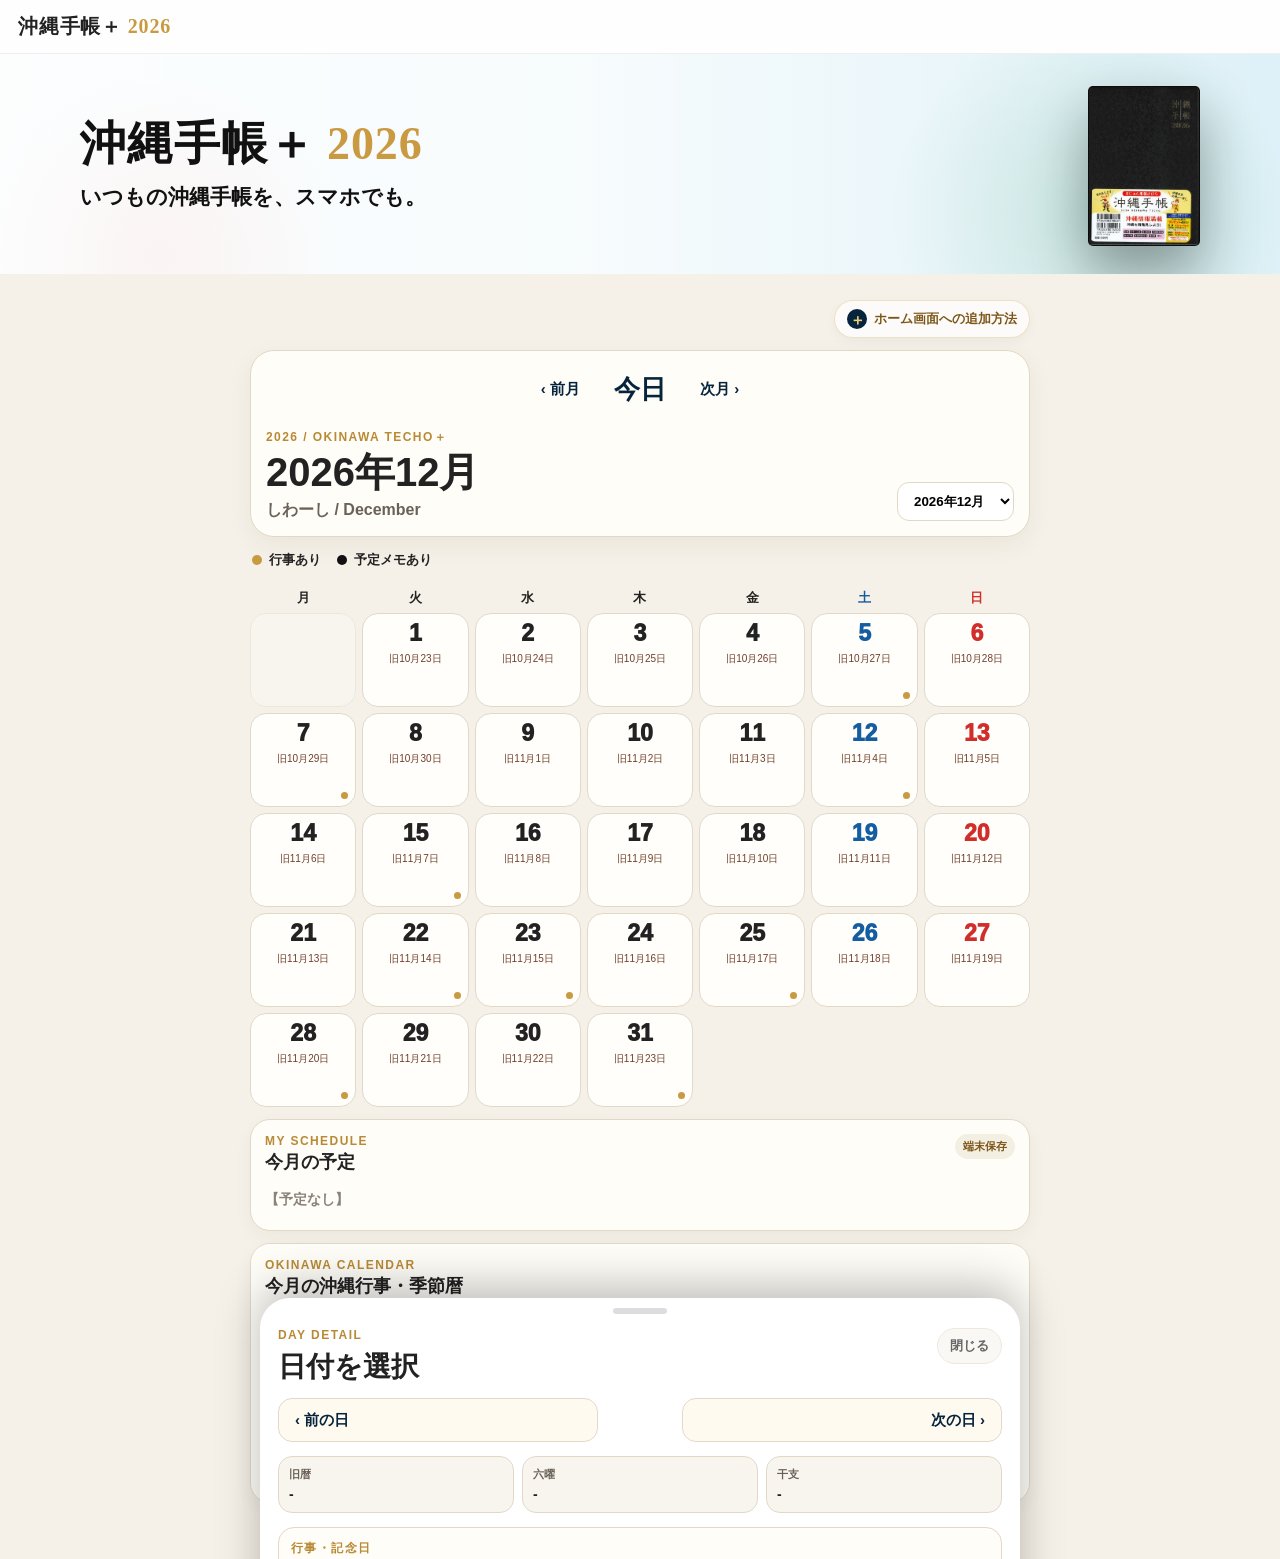
<file: index.html>
<!doctype html>
<html lang="ja">
<head>
  <meta charset="utf-8">
  <meta name="viewport" content="width=device-width,initial-scale=1">
  <title>沖縄手帳＋ 2026</title>
  <meta name="description" content="いつもの沖縄手帳を、スマホでも。旧暦・六曜・沖縄行事・季節暦を確認できる沖縄手帳Web版プレ。">
  <link rel="stylesheet" href="style.css?v=1.0.4">
</head>
<body>

<header class="appHeader">
  <div class="brandMini">沖縄手帳＋ <span>2026</span></div>
</header>

<section class="hero">
  <div class="heroBg"></div>
  <div class="heroInner">
    <div class="heroText">
      <div class="eyebrow">OKINAWA TECHO PLUS</div>
      <h1>沖縄手帳＋ <span>2026</span></h1>
      <p class="lead">いつもの沖縄手帳を、スマホでも。</p>
      <p class="copy">旧暦・六曜・沖縄行事・季節暦を、毎日の予定と一緒に。沖縄の暮らしに寄り添う、Web版プレです。</p>
      <div class="featurePills">
        <div>旧暦</div><div>六曜</div><div>沖縄行事</div><div>季節暦</div>
      </div>
    </div>
    <div class="bookVisual">
      <div class="bookGlow"></div>
      <div class="bookCard"><img src="assets/okinawa-techo-cover.jpeg" alt="沖縄手帳 実物イメージ"></div>
    </div>
  </div>
</section>

<main id="app" class="app">
  <section class="installMini" id="installGuide">
    <button type="button" aria-label="ホーム画面への追加方法">
      <span class="installMiniIcon">＋</span>
      <span>ホーム画面への追加方法</span>
    </button>
  </section>

  <section class="monthPanel">
    <div class="monthNav">
      <button id="prevMonth" type="button">‹ 前月</button>
      <button id="todayBtn" type="button">今日</button>
      <button id="nextMonth" type="button">次月 ›</button>
    </div>
    <div class="monthTitleArea">
      <div>
        <div id="monthBrandLine" class="small">2026 / OKINAWA TECHO＋</div>
        <h2 id="monthTitle">2026年8月</h2>
        <p id="monthMeta">そーぐゎち / January</p>
      </div>
      <select id="monthSelect" aria-label="月を選択"></select>
    </div>
  </section>

  <section class="legendBox">
    <div><span class="dot gold"></span>行事あり</div>
    <div><span class="dot black"></span>予定メモあり</div>
  </section>

  <section class="weekHeader">
    <div>月</div><div>火</div><div>水</div><div>木</div><div>金</div><div>土</div><div>日</div>
  </section>

  <section id="calendarGrid" class="calendarGrid"></section>

  <section class="monthListCard monthlySchedule">
    <div class="listHeader">
      <div>
        <div class="small">MY SCHEDULE</div>
        <h3>今月の予定</h3>
      </div>
      <span class="listNote">端末保存</span>
    </div>
    <ul id="monthlyMemoList" class="compactList"></ul>
  </section>

  <section class="monthListCard monthlyInfo">
    <div class="listHeader">
      <div>
        <div class="small">OKINAWA CALENDAR</div>
        <h3>今月の沖縄行事・季節暦</h3>
      </div>
    </div>
    <ul id="seasonText" class="compactList"></ul>
  </section>

  <div id="detailBackdrop" class="detailBackdrop"></div>

  <section id="detailPanel" class="detailPanel">
    <div class="handle"></div>
    <div class="detailHead">
      <div>
        <div class="small">DAY DETAIL</div>
        <h3 id="detailTitle">日付を選択</h3>
      </div>
      <button id="closeDetail" type="button">閉じる</button>
    </div>
    <nav class="dayNav" aria-label="日付を移動">
      <button id="prevDay" type="button">‹ 前の日</button>
      <span id="saveStatus" class="saveStatus" aria-live="polite"></span>
      <button id="nextDay" type="button">次の日 ›</button>
    </nav>
    <div class="infoGrid">
      <div><span>旧暦</span><strong id="detailLunar">-</strong></div>
      <div><span>六曜</span><strong id="detailRokuyo">-</strong></div>
      <div><span>干支</span><strong id="detailZodiac">-</strong></div>
    </div>
    <div class="eventBox">
      <div class="small">行事・記念日</div>
      <ul id="detailEvents"></ul>
    </div>
    <label class="memoLabel">予定メモ</label>
    <textarea id="memo" placeholder="この日の予定やメモを入力"></textarea>
    <button id="saveMemo" class="saveBtn" type="button">この端末に保存</button>
  </section>
</main>

<script src="data.js?v=1.0.4"></script>
<script src="script.js?v=1.0.4"></script>
</body>
</html>
</file>
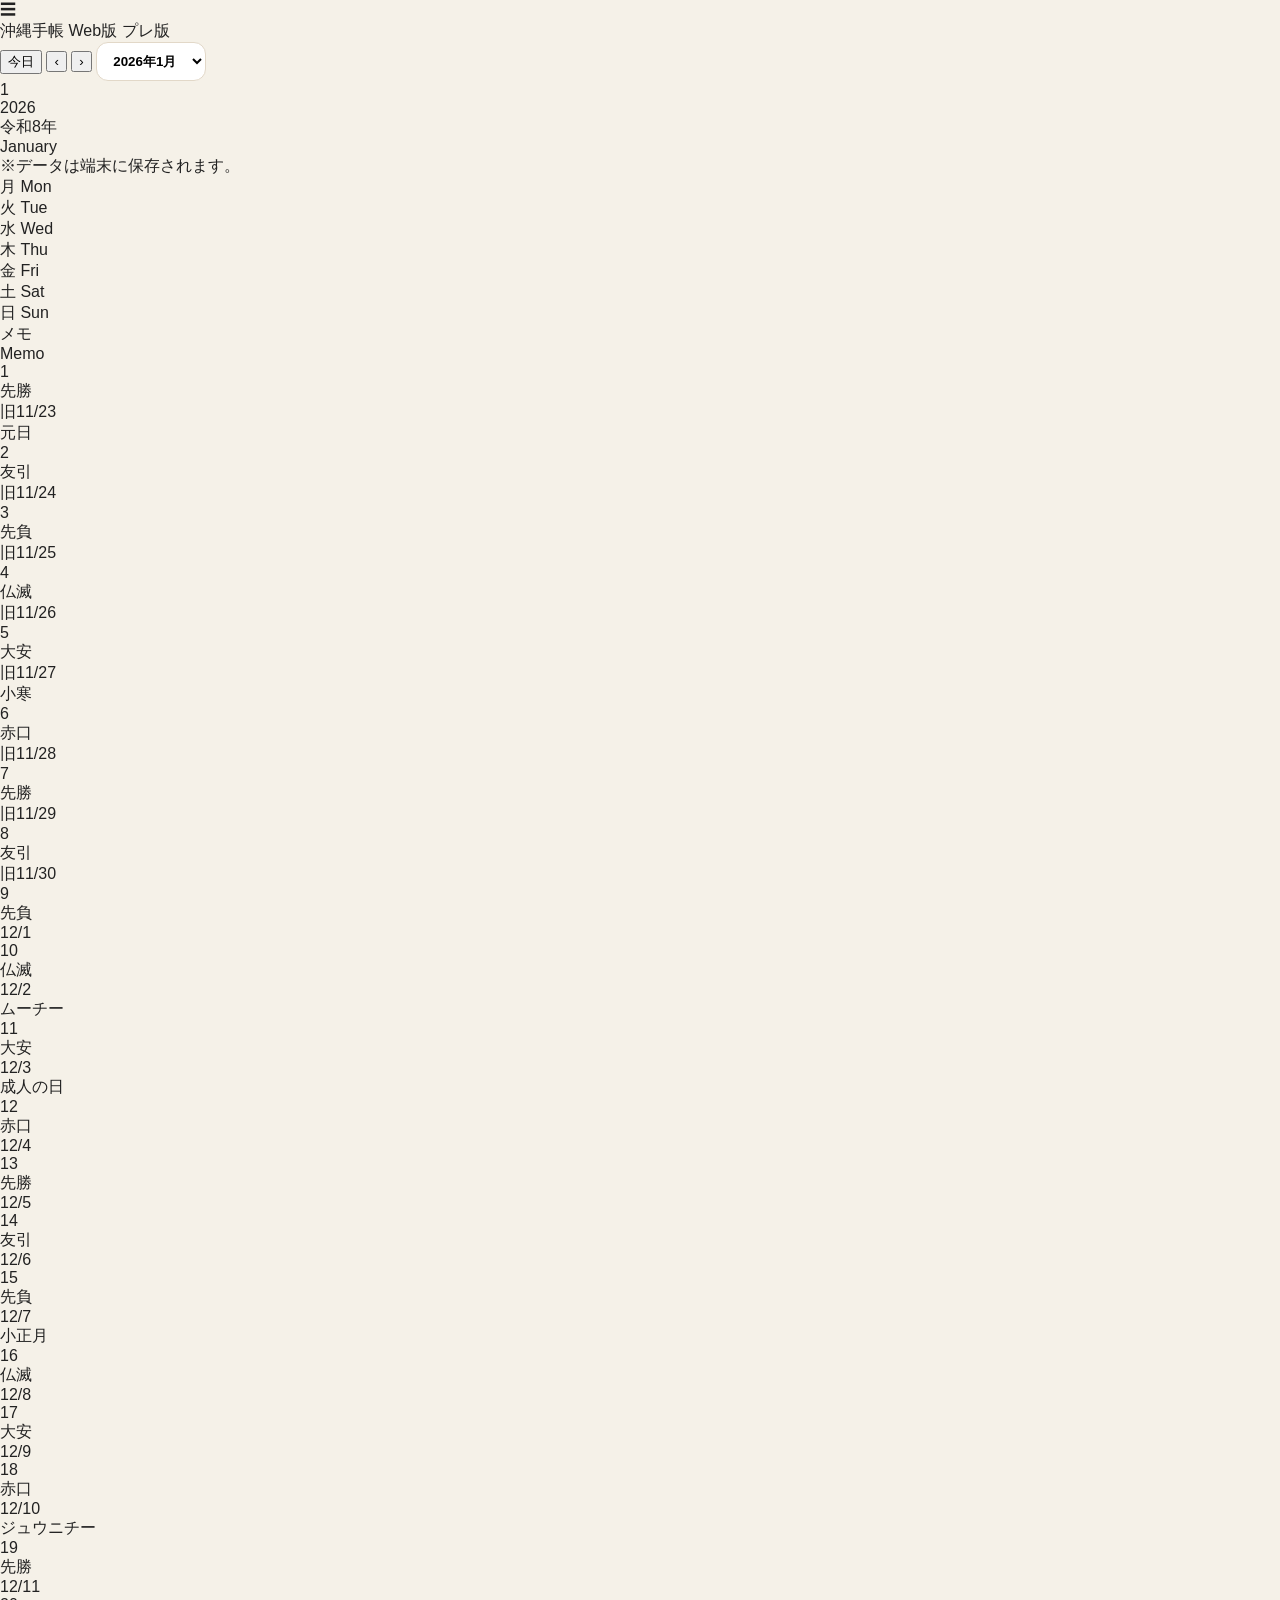
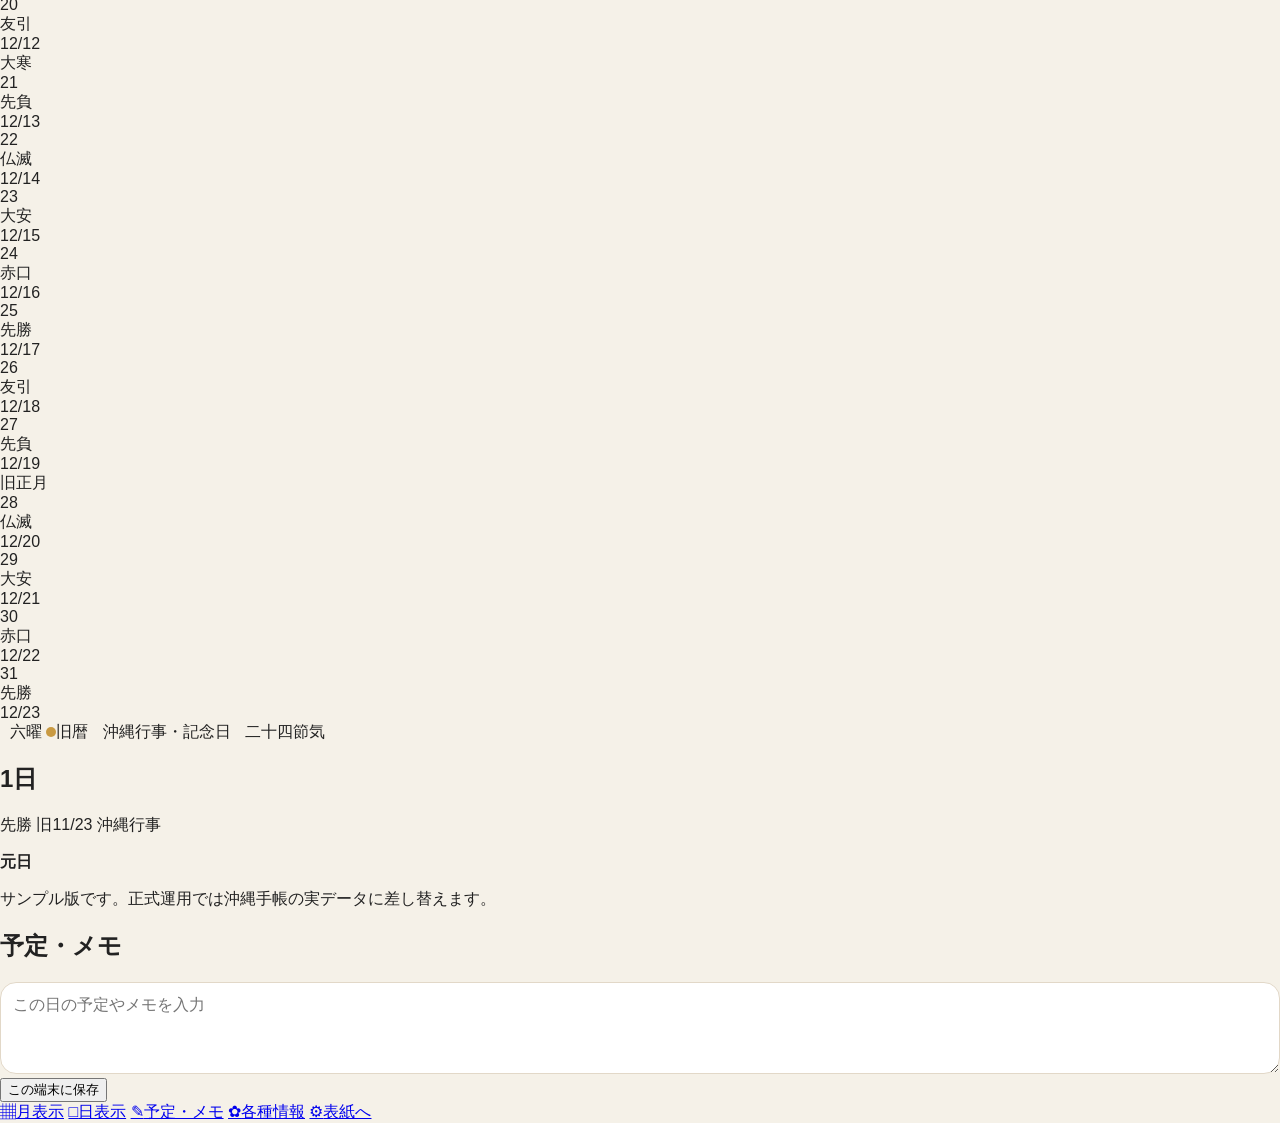
<file: month.html>
<!doctype html>
<html lang="ja">
<head>
<meta charset="utf-8">
<meta name="viewport" content="width=device-width,initial-scale=1">
<title>2026年1月｜沖縄手帳 Web版プレ</title>
<link rel="stylesheet" href="./style.css">
</head>
<body>
<div class="planner">
  <header class="appbar">
    <div class="appbar-left">
      <div class="menu">☰</div>
      <div class="app-title">沖縄手帳 Web版 プレ版</div>
    </div>
    <div class="controls">
      <button class="control-btn">今日</button>
      <button class="control-btn">‹</button>
      <button class="control-btn">›</button>
      <select class="month-select">
        <option>2026年1月</option>
      </select>
    </div>
  </header>

  <section class="month-head">
    <div class="month-left">
      <div class="month-num">1</div>
      <div class="month-meta">
        <div>2026</div>
        <div>令和8年</div>
      </div>
      <div class="month-en">January</div>
    </div>
    <div class="save-note">※データは端末に保存されます。</div>
  </section>

  <section class="calendar-grid">
    <div class="week">
      <div>月 Mon</div><div>火 Tue</div><div>水 Wed</div><div>木 Thu</div>
      <div>金 Fri</div><div class="sat">土 Sat</div><div class="sun">日 Sun</div>
      <div class="memo-head">メモ<br>Memo</div>
    </div>
    <div id="days" class="days"></div>
  </section>

  <div class="legend">
    <span><i class="dot"></i>六曜</span>
    <span><i class="dot gold"></i>旧暦</span>
    <span><i class="dot red"></i>沖縄行事・記念日</span>
    <span><i class="dot green"></i>二十四節気</span>
  </div>

  <section class="detail-panel">
    <div class="detail-box">
      <div id="detail"></div>
    </div>
    <div class="detail-box">
      <h2>予定・メモ</h2>
      <textarea id="memo" placeholder="この日の予定やメモを入力"></textarea>
      <button id="save" class="memo-save">この端末に保存</button>
    </div>
  </section>
</div>

<nav class="tabbar">
  <a class="tab active" href="./month.html"><span>▦</span>月表示</a>
  <a class="tab" href="#"><span>□</span>日表示</a>
  <a class="tab" href="#"><span>✎</span>予定・メモ</a>
  <a class="tab" href="#"><span>✿</span>各種情報</a>
  <a class="tab" href="./index.html"><span>⚙</span>表紙へ</a>
</nav>

<script src="./app.js"></script>
</body>
</html>
</file>
<file: style.css>
:root{--navy:#07243d;--gold:#c99a42;--gold2:#f0cf7b;--bg:#f5f1e8;--paper:#fffdf8;--ink:#222;--muted:#6a6258;--line:#e2d8c8;--red:#d12d2a;--blue:#145da0;--brown:#6f3f2a}
*{box-sizing:border-box}html{scroll-behavior:smooth}body{margin:0;background:var(--bg);color:var(--ink);font-family:-apple-system,BlinkMacSystemFont,"Hiragino Sans","Yu Gothic",Meiryo,sans-serif}
.appHeader{position:sticky;top:0;z-index:30;height:54px;display:flex;align-items:center;padding:0 18px;background:rgba(255,255,255,.92);backdrop-filter:blur(12px);border-bottom:1px solid rgba(0,0,0,.06)}
.brandMini{font-family:"Yu Mincho","Hiragino Mincho ProN",serif;font-weight:900;font-size:20px;letter-spacing:.04em}.brandMini span{color:var(--gold)}
.hero{position:relative;overflow:hidden;color:#111;background:#d7eef6}.heroBg{position:absolute;inset:0;background:linear-gradient(90deg,rgba(255,255,255,.92) 0%,rgba(255,255,255,.80) 46%,rgba(255,255,255,.18) 100%),radial-gradient(circle at 12% 92%,rgba(229,61,47,.48),transparent 16%),radial-gradient(circle at 85% 72%,rgba(8,123,71,.24),transparent 18%),url("https://images.unsplash.com/photo-1507525428034-b723cf961d3e?q=80&w=1800&auto=format&fit=crop") center/cover}
.heroInner{position:relative;z-index:2;width:min(1120px,92%);margin:auto;min-height:570px;display:grid;grid-template-columns:1.08fr .92fr;align-items:center;gap:36px;padding:54px 0}
.eyebrow{display:inline-flex;border:1px solid rgba(201,154,66,.48);color:#96691d;background:rgba(255,255,255,.70);border-radius:999px;padding:8px 13px;font-size:12px;font-weight:900;letter-spacing:.12em}
.hero h1{margin:22px 0 0;font-family:"Yu Mincho","Hiragino Mincho ProN",serif;font-size:clamp(42px,8vw,80px);line-height:1.05;letter-spacing:.02em;white-space:nowrap}.hero h1 span{color:var(--gold)}
.lead{margin:22px 0 0;font-size:clamp(22px,3.4vw,32px);font-weight:900;line-height:1.55}.copy{max-width:620px;margin:18px 0 0;line-height:1.9;font-weight:700;color:#2f2f2f}
.featurePills{margin-top:34px;display:grid;grid-template-columns:repeat(4,1fr);gap:14px;max-width:620px}.featurePills div{background:rgba(255,255,255,.80);border:1.4px solid rgba(201,154,66,.68);color:#8b631e;border-radius:999px;padding:15px 8px;text-align:center;font-weight:900;box-shadow:0 8px 18px rgba(0,0,0,.08)}
.bookVisual{display:flex;justify-content:center;align-items:center;position:relative}.bookGlow{position:absolute;width:280px;height:280px;border-radius:50%;background:rgba(240,207,123,.25);filter:blur(38px)}
.bookCard{position:relative;width:min(260px,58vw);height:370px;border-radius:8px;overflow:hidden;background:#111;box-shadow:0 28px 54px rgba(0,0,0,.34);border:1px solid rgba(0,0,0,.30);transform:rotate(-2deg)}.bookCard img{width:100%;height:100%;object-fit:cover;object-position:center;display:block}
.app{width:min(780px,94%);margin:auto;padding:18px 0 56px}.installGuide{display:flex;gap:14px;align-items:flex-start;background:white;border:1px solid rgba(201,154,66,.32);border-radius:22px;padding:16px;margin:18px 0;box-shadow:0 10px 26px rgba(0,0,0,.05)}
.installIcon{width:48px;height:48px;border-radius:16px;background:var(--navy);color:var(--gold2);display:flex;align-items:center;justify-content:center;font-size:23px;flex-shrink:0}.installGuide h2{margin:0 0 6px;font-size:17px}.installGuide p{margin:0;line-height:1.75;color:var(--muted);font-size:13px}
.monthPanel{background:var(--paper);border:1px solid var(--line);border-radius:24px;padding:15px;box-shadow:0 8px 24px rgba(80,55,20,.06)}.monthNav{display:grid;grid-template-columns:1fr 1fr 1fr;gap:8px;margin-bottom:16px}.monthNav button{border:none;background:var(--navy);color:white;border-radius:13px;padding:12px 8px;font-weight:900}
.monthTitleArea{display:flex;justify-content:space-between;align-items:flex-end;gap:12px}.small{color:#b98a35;font-size:12px;font-weight:900;letter-spacing:.12em}.monthTitleArea h2{margin:6px 0 0;font-size:40px;line-height:1}.monthTitleArea p{margin:8px 0 0;font-weight:800;color:var(--muted)}select{border:1px solid var(--line);border-radius:12px;padding:10px 12px;background:white;font-weight:900}
.legendBox{display:flex;gap:16px;background:white;border:1px solid var(--line);border-radius:18px;padding:12px 14px;margin:12px 0;font-size:13px;font-weight:900}.legendBox div{display:flex;align-items:center;gap:7px}.dot{width:10px;height:10px;border-radius:50%;display:inline-block}.dot.gold{background:var(--gold)}.dot.black{background:#111}
.weekHeader{display:grid;grid-template-columns:repeat(7,1fr);gap:6px;margin:12px 0 6px;font-size:13px;font-weight:950;text-align:center}.weekHeader div:nth-child(-n+5){color:#222}.weekHeader div:nth-child(6){color:var(--blue)}.weekHeader div:nth-child(7){color:var(--red)}
.calendarGrid{display:grid;grid-template-columns:repeat(7,1fr);gap:6px}.dayCell{min-height:76px;border:1px solid var(--line);border-radius:16px;background:var(--paper);padding:8px 4px;text-align:center;cursor:pointer;position:relative;overflow:hidden;display:flex;flex-direction:column;align-items:center}.dayCell.empty{opacity:.38;cursor:default;background:#eee8dc}
.dayNum{display:block;width:100%;text-align:center;font-size:23px;font-weight:950;line-height:1}.dayCell.sun .dayNum{color:var(--red)}.dayCell.sat .dayNum{color:var(--blue)}.dayCell:not(.sun):not(.sat) .dayNum{color:#222}.lunarMini{display:block;max-width:100%;margin-top:7px;color:var(--brown);font-size:10px;white-space:nowrap;overflow:hidden;text-overflow:ellipsis;text-align:center}.eventDot,.memoDot{position:absolute;bottom:7px;width:7px;height:7px;border-radius:50%}.eventDot{right:7px;background:var(--gold)}.memoDot{left:7px;background:#111}
.monthlyInfo{margin-top:18px;background:#fffaf0;border:1px solid var(--line);border-radius:22px;padding:16px}.monthlyInfo ul{margin:10px 0 0;padding-left:20px;color:#5f554a;line-height:1.65;font-size:14px}.monthlyInfo li{padding:5px 0;border-bottom:1px dashed rgba(111,63,42,.18)}.monthlyInfo li:last-child{border-bottom:0}
.detailBackdrop{position:fixed;inset:0;background:rgba(0,0,0,.26);opacity:0;pointer-events:none;transition:.2s ease;z-index:49}.detailBackdrop.open{opacity:1;pointer-events:auto}.detailPanel{position:fixed;left:0;right:0;bottom:-100%;z-index:50;max-height:82vh;overflow:auto;background:white;border-radius:26px 26px 0 0;padding:10px 18px 24px;box-shadow:0 -12px 44px rgba(0,0,0,.25);transition:.25s ease;touch-action:pan-y}.detailPanel.open{bottom:0}.handle{width:54px;height:6px;background:#ddd;border-radius:999px;margin:4px auto 14px}.detailHead{display:flex;justify-content:space-between;align-items:flex-start}.detailHead h3{margin:6px 0 12px;font-size:28px}#closeDetail{border:1px solid var(--line);background:#f6f3ed;border-radius:999px;padding:8px 12px;font-weight:800}
.infoGrid{display:grid;grid-template-columns:repeat(3,1fr);gap:8px}.infoGrid div{background:#f8f5ef;border:1px solid var(--line);border-radius:14px;padding:10px}.infoGrid span{display:block;color:var(--muted);font-size:11px;font-weight:800}.infoGrid strong{display:block;margin-top:4px;font-size:14px}.eventBox{margin-top:14px;border:1px solid var(--line);background:#fffdf8;border-radius:16px;padding:12px}.eventBox ul{margin:8px 0 0;padding-left:20px}.eventBox li{margin:4px 0}.memoLabel{display:block;margin:14px 0 8px;font-weight:900}textarea{width:100%;min-height:92px;border:1px solid var(--line);border-radius:16px;padding:12px;font-size:16px}.saveBtn{width:100%;margin-top:10px;border:none;background:var(--navy);color:white;border-radius:14px;padding:14px;font-weight:900;font-size:16px}
@media(max-width:780px){.heroInner{grid-template-columns:1fr;min-height:auto;padding:34px 0 36px;gap:26px}.featurePills{grid-template-columns:repeat(2,1fr)}.bookCard{width:min(190px,48vw);height:270px}.hero h1{font-size:clamp(38px,11vw,48px)}}@media(min-width:820px){.detailPanel{width:760px;margin:auto}.dayCell{min-height:94px}}


/* v7 UX refinement */
.hero{
  min-height:auto!important;
}
.heroInner{
  min-height:360px!important;
  padding:28px 0 18px!important;
  align-items:center!important;
}
.hero h1{
  font-size:clamp(34px,7vw,62px)!important;
}
.lead{
  margin-top:14px!important;
  font-size:clamp(18px,3vw,24px)!important;
}
.copy{
  margin-top:10px!important;
  font-size:14px!important;
  line-height:1.8!important;
  max-width:520px!important;
}
.featurePills{
  margin-top:20px!important;
  max-width:480px!important;
  gap:10px!important;
}
.featurePills div{
  padding:10px 8px!important;
  font-size:13px!important;
}
.bookCard{
  width:min(200px,46vw)!important;
  height:290px!important;
  transform:none!important;
  border-radius:4px!important;
}
.bookGlow{
  width:180px!important;
  height:180px!important;
  opacity:.55!important;
}
.installMini{
  margin:10px 0 14px!important;
  display:flex!important;
  justify-content:flex-end!important;
}
.installMini button{
  border:none!important;
  background:transparent!important;
  color:#8b631e!important;
  font-weight:900!important;
  font-size:13px!important;
}
.monthPanel{
  margin-top:0!important;
}
.monthNav{
  display:flex!important;
  justify-content:center!important;
  align-items:center!important;
  gap:18px!important;
}
.monthNav button{
  background:transparent!important;
  color:#07243d!important;
  padding:6px 8px!important;
  font-size:15px!important;
}
#todayBtn{
  font-size:26px!important;
  font-weight:900!important;
}
.legendBox{
  background:transparent!important;
  border:none!important;
  padding:8px 2px!important;
  margin:6px 0 10px!important;
}
.dayCell{
  background:#fffefb!important;
}
.detailPanel{
  border-radius:30px 30px 0 0!important;
  padding-top:6px!important;
}
#closeDetail{
  opacity:.6!important;
}
@media(max-width:780px){
  .heroInner{
    grid-template-columns:1fr .7fr!important;
    gap:8px!important;
  }
  .hero h1{
    white-space:normal!important;
    line-height:1.08!important;
  }
  .featurePills{
    grid-template-columns:repeat(2,1fr)!important;
  }
  .bookCard{
    width:140px!important;
    height:205px!important;
  }
}


/* v8: first view smaller + returning-user compact hero */
.heroInner{
  min-height:300px!important;
  padding:22px 0 14px!important;
}
.hero h1{
  font-size:clamp(30px,6vw,54px)!important;
}
.lead{
  font-size:clamp(17px,2.7vw,22px)!important;
}
.copy{
  font-size:13.5px!important;
}
.featurePills{
  margin-top:16px!important;
}
.bookCard{
  width:min(170px,42vw)!important;
  height:245px!important;
}

.installMini{
  margin:8px 0 12px!important;
  display:flex!important;
  justify-content:flex-end!important;
}
.installMini button{
  display:inline-flex!important;
  align-items:center!important;
  gap:7px!important;
  border:1px solid rgba(201,154,66,.28)!important;
  background:rgba(255,255,255,.72)!important;
  color:#7b5618!important;
  border-radius:999px!important;
  padding:8px 12px!important;
  font-weight:900!important;
  font-size:12.5px!important;
  box-shadow:0 4px 12px rgba(0,0,0,.04)!important;
}
.installMiniIcon{
  display:inline-flex!important;
  align-items:center!important;
  justify-content:center!important;
  width:20px!important;
  height:20px!important;
  border-radius:50%!important;
  background:#07243d!important;
  color:#f0cf7b!important;
  font-size:15px!important;
  line-height:1!important;
}

/* 2回目以降 */
body.returning-user .heroInner{
  min-height:150px!important;
  padding:14px 0 10px!important;
  grid-template-columns:1fr auto!important;
}
body.returning-user .eyebrow,
body.returning-user .copy,
body.returning-user .featurePills{
  display:none!important;
}
body.returning-user .hero h1{
  font-size:clamp(25px,5vw,36px)!important;
  margin:0!important;
}
body.returning-user .lead{
  font-size:14px!important;
  margin-top:8px!important;
}
body.returning-user .bookCard{
  width:76px!important;
  height:108px!important;
  border-radius:4px!important;
}
body.returning-user .bookGlow{
  display:none!important;
}

@media(max-width:780px){
  .heroInner{
    min-height:260px!important;
    padding:20px 0 12px!important;
  }
  .bookCard{
    width:118px!important;
    height:172px!important;
  }
  body.returning-user .heroInner{
    min-height:126px!important;
    grid-template-columns:1fr auto!important;
  }
  body.returning-user .bookCard{
    width:58px!important;
    height:82px!important;
  }
}


/* v9: monthly schedule list and compact lower layout */
.monthListCard{
  margin-top:12px!important;
  background:#fffdf8!important;
  border:1px solid var(--line)!important;
  border-radius:20px!important;
  padding:14px!important;
  box-shadow:0 6px 18px rgba(80,55,20,.045)!important;
}
.listHeader{
  display:flex!important;
  align-items:flex-start!important;
  justify-content:space-between!important;
  gap:10px!important;
  margin-bottom:8px!important;
}
.listHeader h3{
  margin:4px 0 0!important;
  font-size:18px!important;
  line-height:1.2!important;
}
.listNote{
  display:inline-flex!important;
  align-items:center!important;
  border-radius:999px!important;
  background:#f4efe3!important;
  color:#7b5618!important;
  font-size:11px!important;
  font-weight:900!important;
  padding:5px 8px!important;
  white-space:nowrap!important;
}
.compactList{
  list-style:none!important;
  margin:0!important;
  padding:0!important;
  color:#51483f!important;
  font-size:14px!important;
  line-height:1.45!important;
}
.compactList li{
  display:flex!important;
  gap:8px!important;
  align-items:flex-start!important;
  padding:7px 0!important;
  border-bottom:1px dashed rgba(111,63,42,.16)!important;
}
.compactList li:last-child{
  border-bottom:0!important;
}
.compactList .listDate{
  min-width:44px!important;
  color:#9a6e22!important;
  font-weight:900!important;
  flex-shrink:0!important;
}
.compactList .emptyText{
  color:#8a8178!important;
  font-weight:800!important;
}
.monthlyInfo{
  max-height:260px!important;
  overflow:auto!important;
}
.monthlySchedule{
  max-height:210px!important;
  overflow:auto!important;
}
.monthlyInfo ul,
.monthlyInfo li{
  margin:0!important;
  padding-left:0!important;
}
@media(max-width:780px){
  .monthListCard{
    padding:12px!important;
    border-radius:18px!important;
  }
  .listHeader h3{
    font-size:16px!important;
  }
  .compactList{
    font-size:13px!important;
  }
  .monthlyInfo{
    max-height:230px!important;
  }
  .monthlySchedule{
    max-height:180px!important;
  }
}


/* v10: 8-month data and persistence-safe UI */
.seasonBadge{
  display:inline-block;
  margin-right:6px;
  padding:2px 6px;
  border-radius:999px;
  background:#efe2c5;
  color:#805b19;
  font-size:10px;
  font-weight:900;
  vertical-align:1px;
}
.monthNav button:disabled{
  opacity:.35;
  cursor:default;
}


/* v1.0.4: Safari／ホーム画面で共通のバナー表示 */
body.returning-user .heroInner,
.heroInner{
  min-height:220px!important;
  padding:22px 0 18px!important;
  grid-template-columns:1fr auto!important;
  gap:18px!important;
}
body.returning-user .eyebrow,
.eyebrow,
body.returning-user .copy,
.copy,
body.returning-user .featurePills,
.featurePills{
  display:none!important;
}
body.returning-user .hero h1,
.hero h1{
  margin:0!important;
  font-size:clamp(30px,6vw,46px)!important;
  white-space:normal!important;
  line-height:1.08!important;
}
body.returning-user .lead,
.lead{
  margin:12px 0 0!important;
  font-size:clamp(16px,2.8vw,21px)!important;
  line-height:1.5!important;
}
body.returning-user .bookCard,
.bookCard{
  width:112px!important;
  height:160px!important;
  border-radius:5px!important;
  transform:none!important;
}
body.returning-user .bookGlow,
.bookGlow{display:none!important;}

.dayNav{
  display:grid;
  grid-template-columns:1fr auto 1fr;
  align-items:center;
  gap:10px;
  margin:0 0 14px;
}
.dayNav button{
  min-height:44px;
  border:1px solid var(--line);
  border-radius:14px;
  background:#fffaf0;
  color:var(--navy);
  font-size:15px;
  font-weight:900;
}
.dayNav button:last-child{text-align:right;padding-right:16px;}
.dayNav button:first-child{text-align:left;padding-left:16px;}
.dayNav button:disabled{opacity:.35;cursor:not-allowed;}
.saveStatus{
  min-width:64px;
  color:#7b5618;
  font-size:11px;
  font-weight:800;
  text-align:center;
}

@media(max-width:780px){
  body.returning-user .heroInner,
  .heroInner{
    min-height:190px!important;
    height:190px!important;
    padding:18px 0!important;
    grid-template-columns:minmax(0,1fr) 86px!important;
    gap:12px!important;
  }
  body.returning-user .hero h1,
  .hero h1{font-size:clamp(29px,8vw,39px)!important;}
  body.returning-user .lead,
  .lead{font-size:15px!important;margin-top:10px!important;}
  body.returning-user .bookCard,
  .bookCard{width:78px!important;height:112px!important;}
  .dayNav{position:sticky;top:0;background:white;z-index:2;padding:4px 0 10px;}
}
</file>
